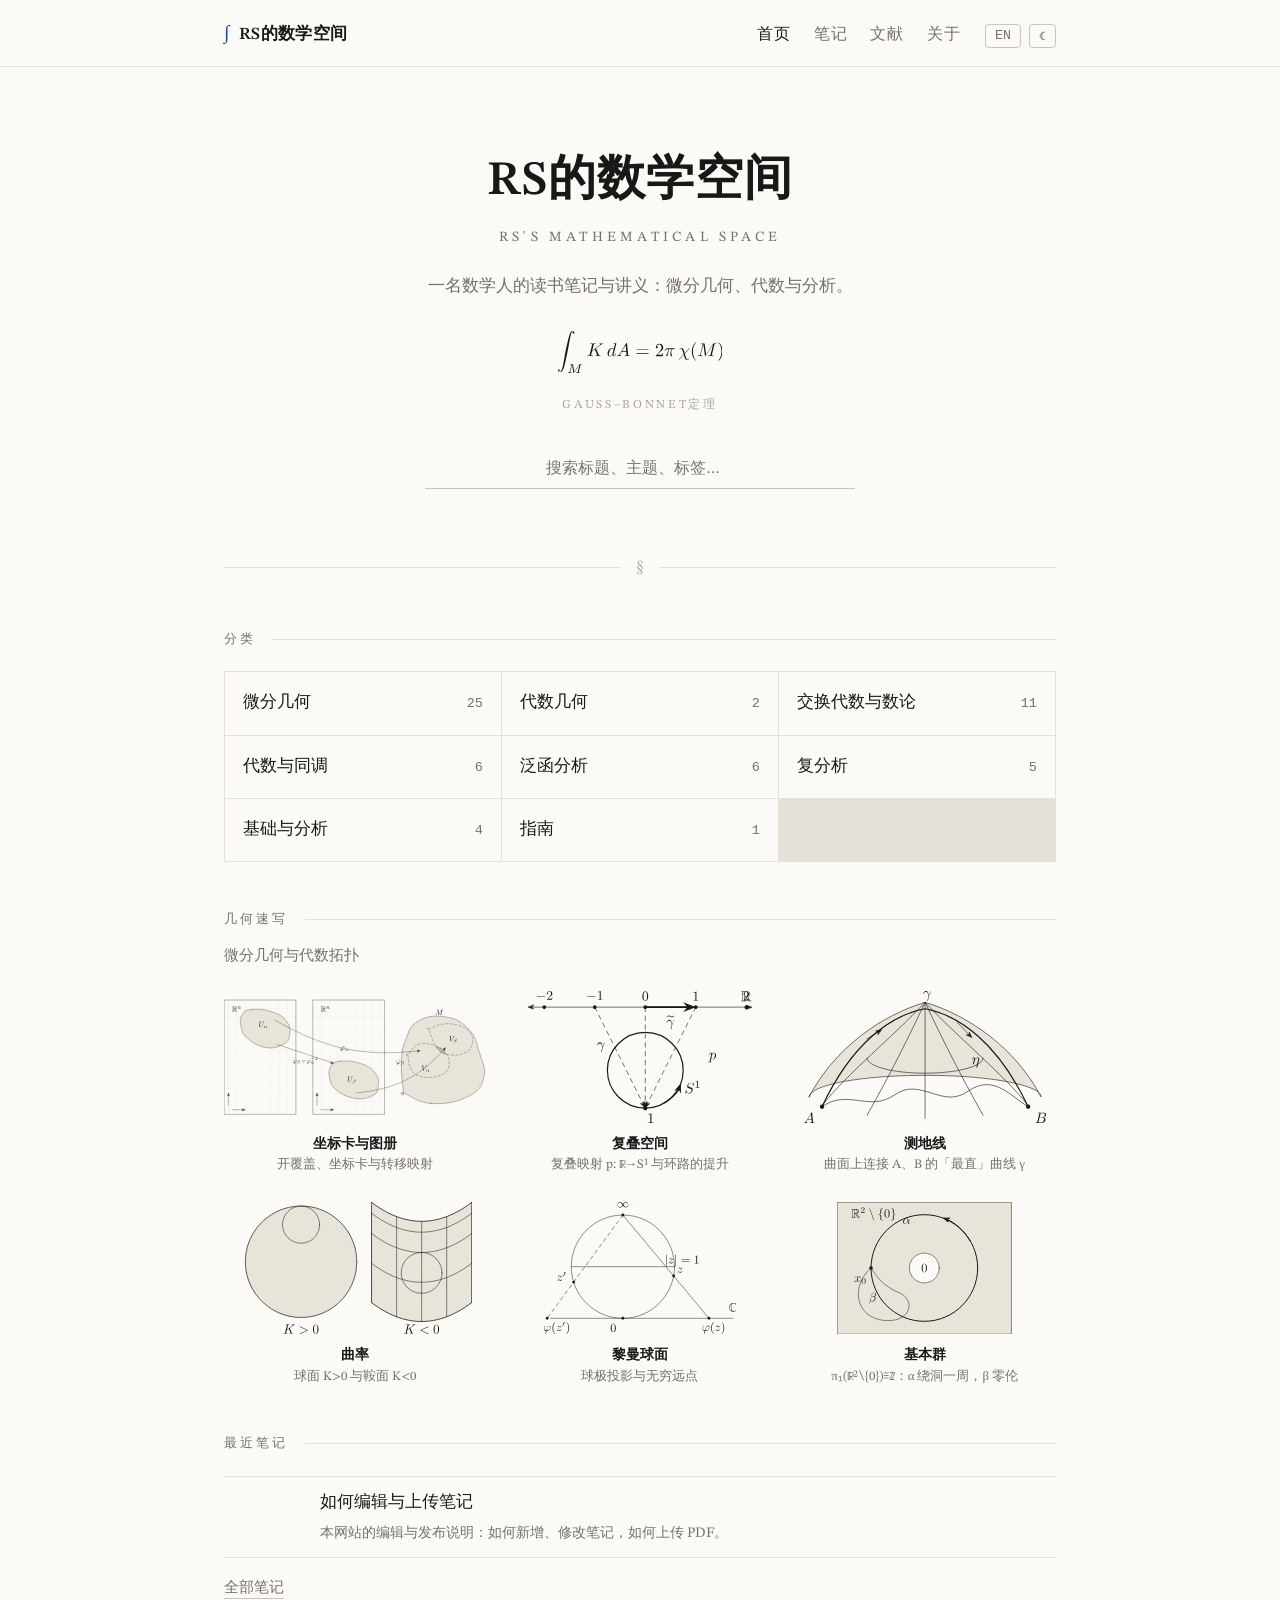
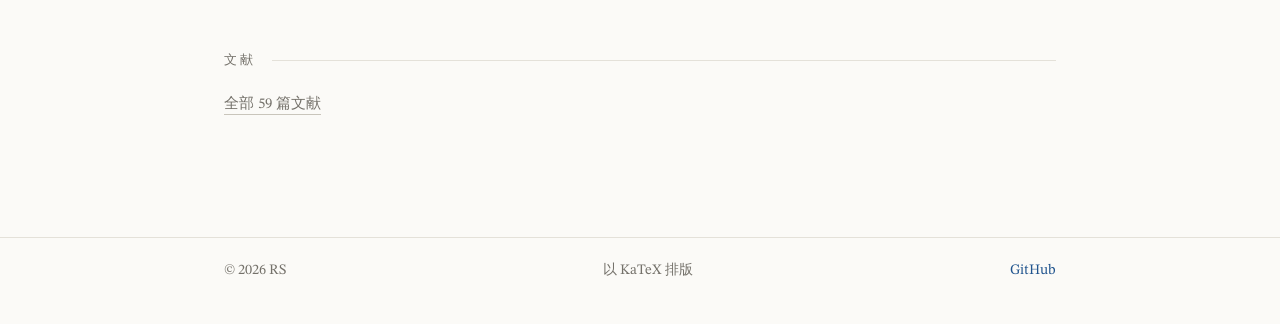
<file: index.html>
<!DOCTYPE html>
<html lang="zh-CN">
<head>
<meta charset="utf-8">
<meta name="viewport" content="width=device-width, initial-scale=1">
<title>RS的数学空间</title>
<meta name="description" content="RS的数学空间：微分几何、代数与分析的读书笔记与讲义。">
<link rel="icon" href="assets/favicon.svg" type="image/svg+xml">
<link rel="stylesheet" href="assets/css/style.css">
</head>
<body data-page="home">
<header class="site-head">
  <div class="wrap head-inner">
    <a class="brand" href="index.html"><span class="brand-mark">∫</span><span class="brand-name" data-site="title">RS的数学空间</span></a>
    <nav class="nav">
      <a href="index.html" class="active" data-i18n="nav.home">首页</a>
      <a href="notes.html" data-i18n="nav.notes">笔记</a>
      <a href="pdfs.html" data-i18n="nav.pdfs">文献</a>
      <a href="about.html" data-i18n="nav.about">关于</a>
    </nav>
    <div class="controls">
      <button id="langBtn" type="button">EN</button>
      <button id="themeBtn" type="button" aria-label="主题切换">☾</button>
    </div>
  </div>
</header>

<main class="wrap">
  <section class="hero">
    <h1 class="hero-title" data-site="title">RS的数学空间</h1>
    <p class="hero-sub" data-site="subtitle">RS's Mathematical Space</p>
    <p class="hero-tag" id="tagline">一名数学人的读书笔记与讲义：微分几何、代数与分析。</p>
    <div class="hero-formula" id="heroFormula" aria-hidden="true">
      <div id="heroFormulaBody"></div>
      <p class="formula-caption" id="heroFormulaCaption"></p>
    </div>
    <form class="search" id="searchForm" autocomplete="off">
      <input id="searchInput" type="search" placeholder="搜索标题、主题、标签…" data-i18n-ph="search.placeholder">
    </form>
  </section>
  <div class="ornament" aria-hidden="true"><span>§</span></div>

  <section class="block">
    <h2 class="block-title" data-i18n="home.categories">分类</h2>
    <div class="cat-grid" id="catGrid"></div>
  </section>

  <section class="block">
    <h2 class="block-title" data-i18n="home.geo">几何速写</h2>
    <p class="geo-sub" data-i18n="home.geo.sub">微分几何与代数拓扑</p>
    <div class="geo-grid" id="geoGrid"></div>
  </section>

  <section class="block">
    <h2 class="block-title" data-i18n="home.recent">最近笔记</h2>
    <ul class="note-list" id="recentNotes"></ul>
    <p class="more"><a href="notes.html" data-i18n="home.notes.more">全部笔记</a></p>
  </section>

  <section class="block">
    <h2 class="block-title" data-i18n="home.papers">文献</h2>
    <p class="more" id="papersLink"></p>
  </section>
</main>

<footer class="site-foot">
  <div class="wrap foot-inner">
    <span>© <span id="year"></span> <span data-site="author">RS</span></span>
    <span data-i18n="foot.rendered">以 KaTeX 排版</span>
    <a id="repoLink" hidden target="_blank" rel="noopener" data-i18n="foot.repo">GitHub</a>
  </div>
</footer>
<script src="assets/js/marked.umd.js"></script>
<script src="assets/vendor/katex/katex.min.js"></script>
<script src="assets/js/site.js"></script>
</body>
</html>
</file>
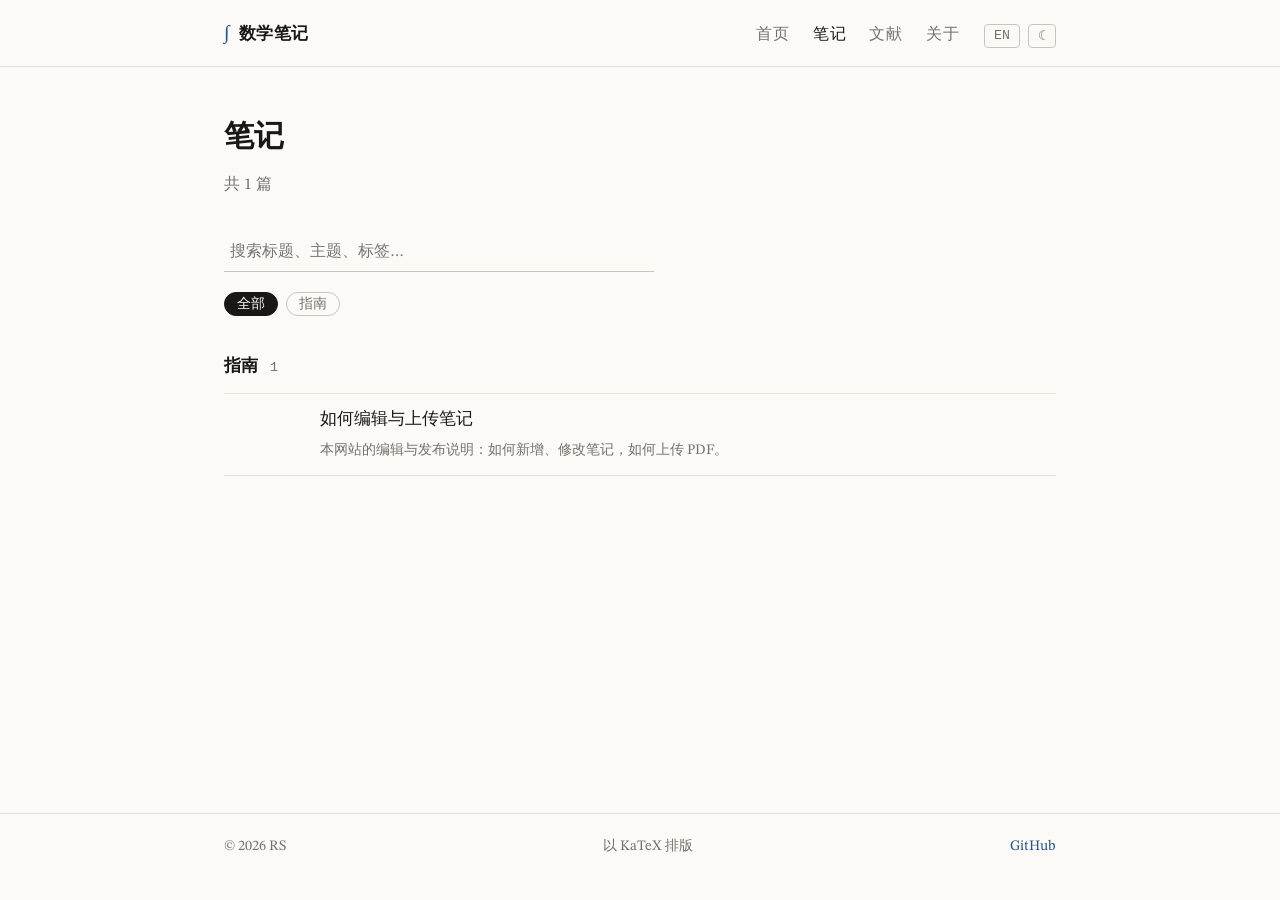
<file: notes.html>
<!DOCTYPE html>
<html lang="zh-CN">
<head>
<meta charset="utf-8">
<meta name="viewport" content="width=device-width, initial-scale=1">
<title>笔记 · 数学笔记</title>
<meta name="description" content="数学笔记：Markdown + LaTeX 写成的读书笔记。">
<link rel="icon" href="assets/favicon.svg" type="image/svg+xml">
<link rel="stylesheet" href="assets/css/style.css">
</head>
<body data-page="notes">
<header class="site-head">
  <div class="wrap head-inner">
    <a class="brand" href="index.html"><span class="brand-mark">∫</span><span class="brand-name" data-site="title">数学笔记</span></a>
    <nav class="nav">
      <a href="index.html" data-i18n="nav.home">首页</a>
      <a href="notes.html" class="active" data-i18n="nav.notes">笔记</a>
      <a href="pdfs.html" data-i18n="nav.pdfs">文献</a>
      <a href="about.html" data-i18n="nav.about">关于</a>
    </nav>
    <div class="controls">
      <button id="langBtn" type="button">EN</button>
      <button id="themeBtn" type="button" aria-label="主题切换">☾</button>
    </div>
  </div>
</header>

<main class="wrap">
  <header class="page-head">
    <h1 data-i18n="notes.title">笔记</h1>
    <p class="page-sub" id="notesCount"></p>
  </header>
  <div class="search search-left">
    <input id="noteSearch" type="search" placeholder="搜索标题、主题、标签…" data-i18n-ph="search.placeholder">
  </div>
  <div class="cat-chips" id="catChips"></div>
  <div id="noteGroups"></div>
  <p id="searchEmpty" class="empty" hidden data-i18n="search.empty">没有找到匹配的内容。</p>
</main>

<footer class="site-foot">
  <div class="wrap foot-inner">
    <span>© <span id="year"></span> <span data-site="author">笔记作者</span></span>
    <span data-i18n="foot.rendered">以 KaTeX 排版</span>
    <a id="repoLink" hidden target="_blank" rel="noopener" data-i18n="foot.repo">GitHub</a>
  </div>
</footer>
<script src="assets/js/marked.umd.js"></script>
<script src="assets/vendor/katex/katex.min.js"></script>
<script src="assets/js/site.js"></script>
</body>
</html>
</file>
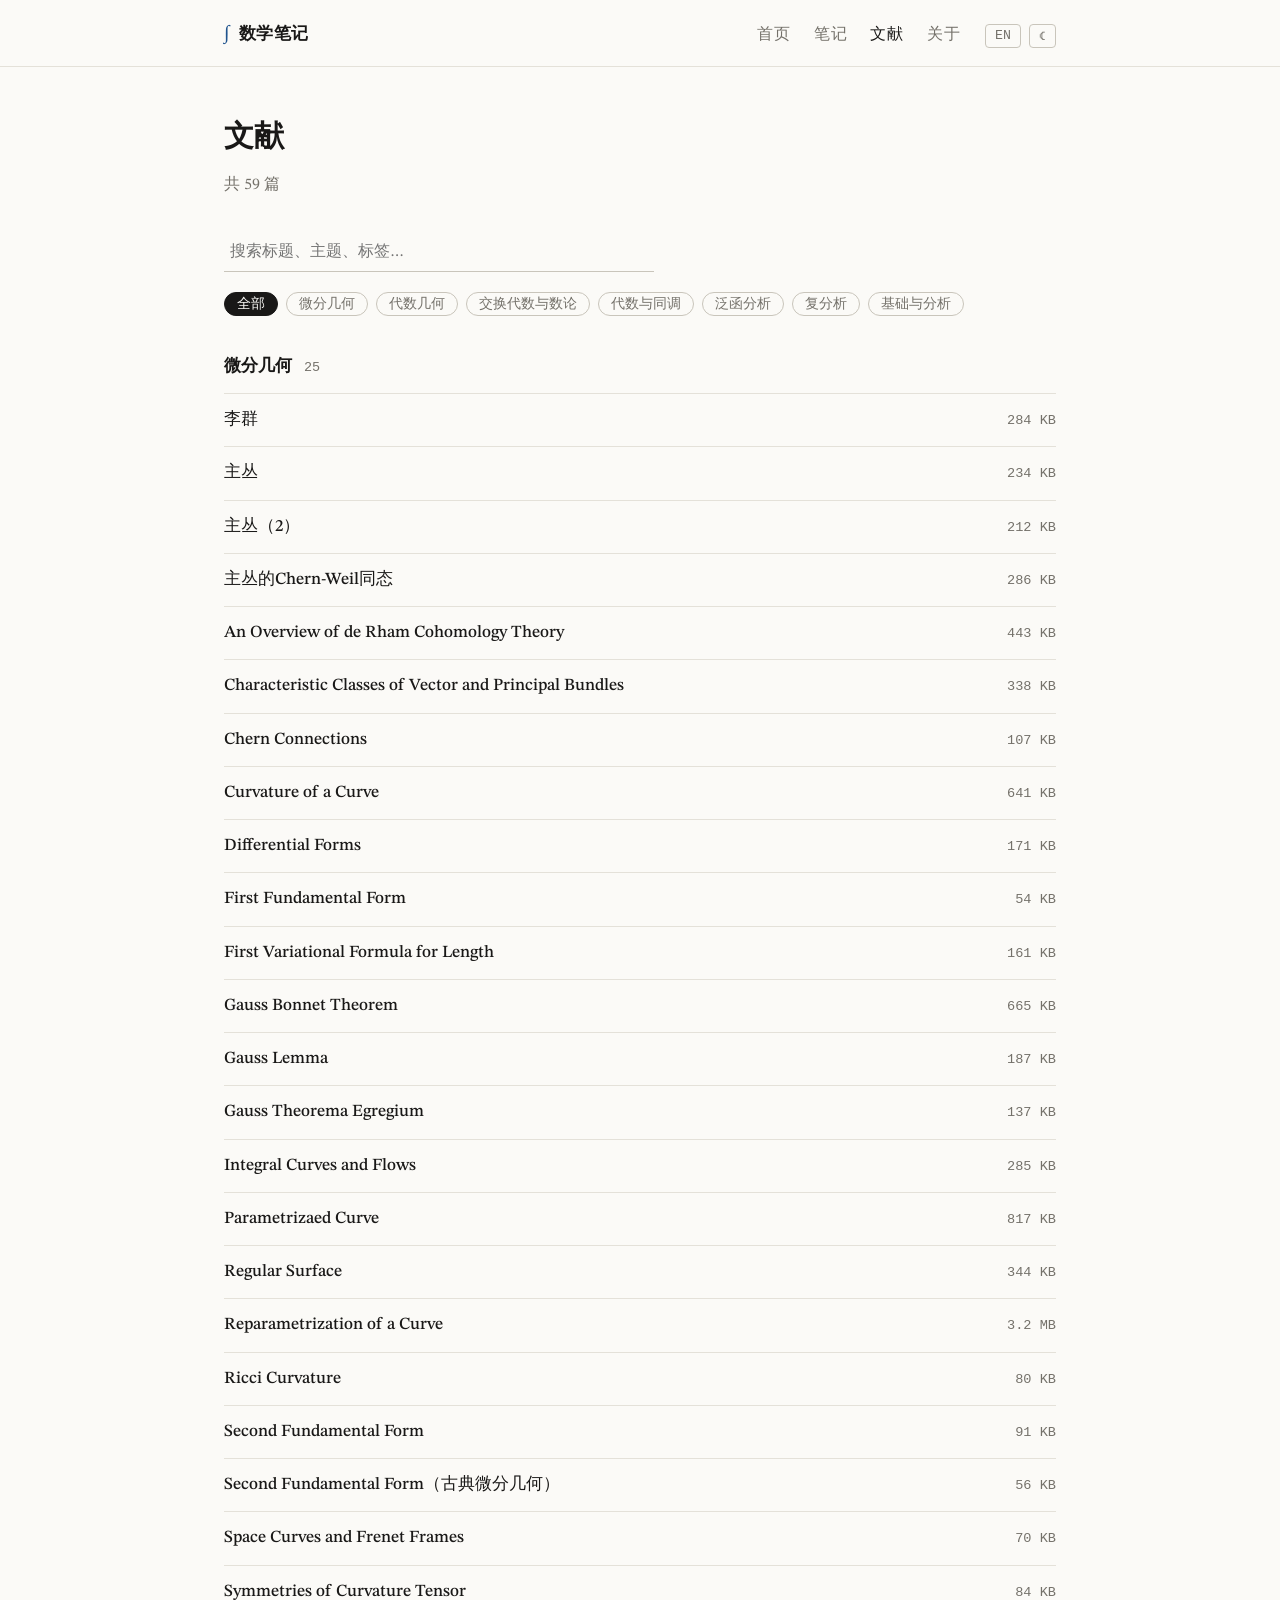
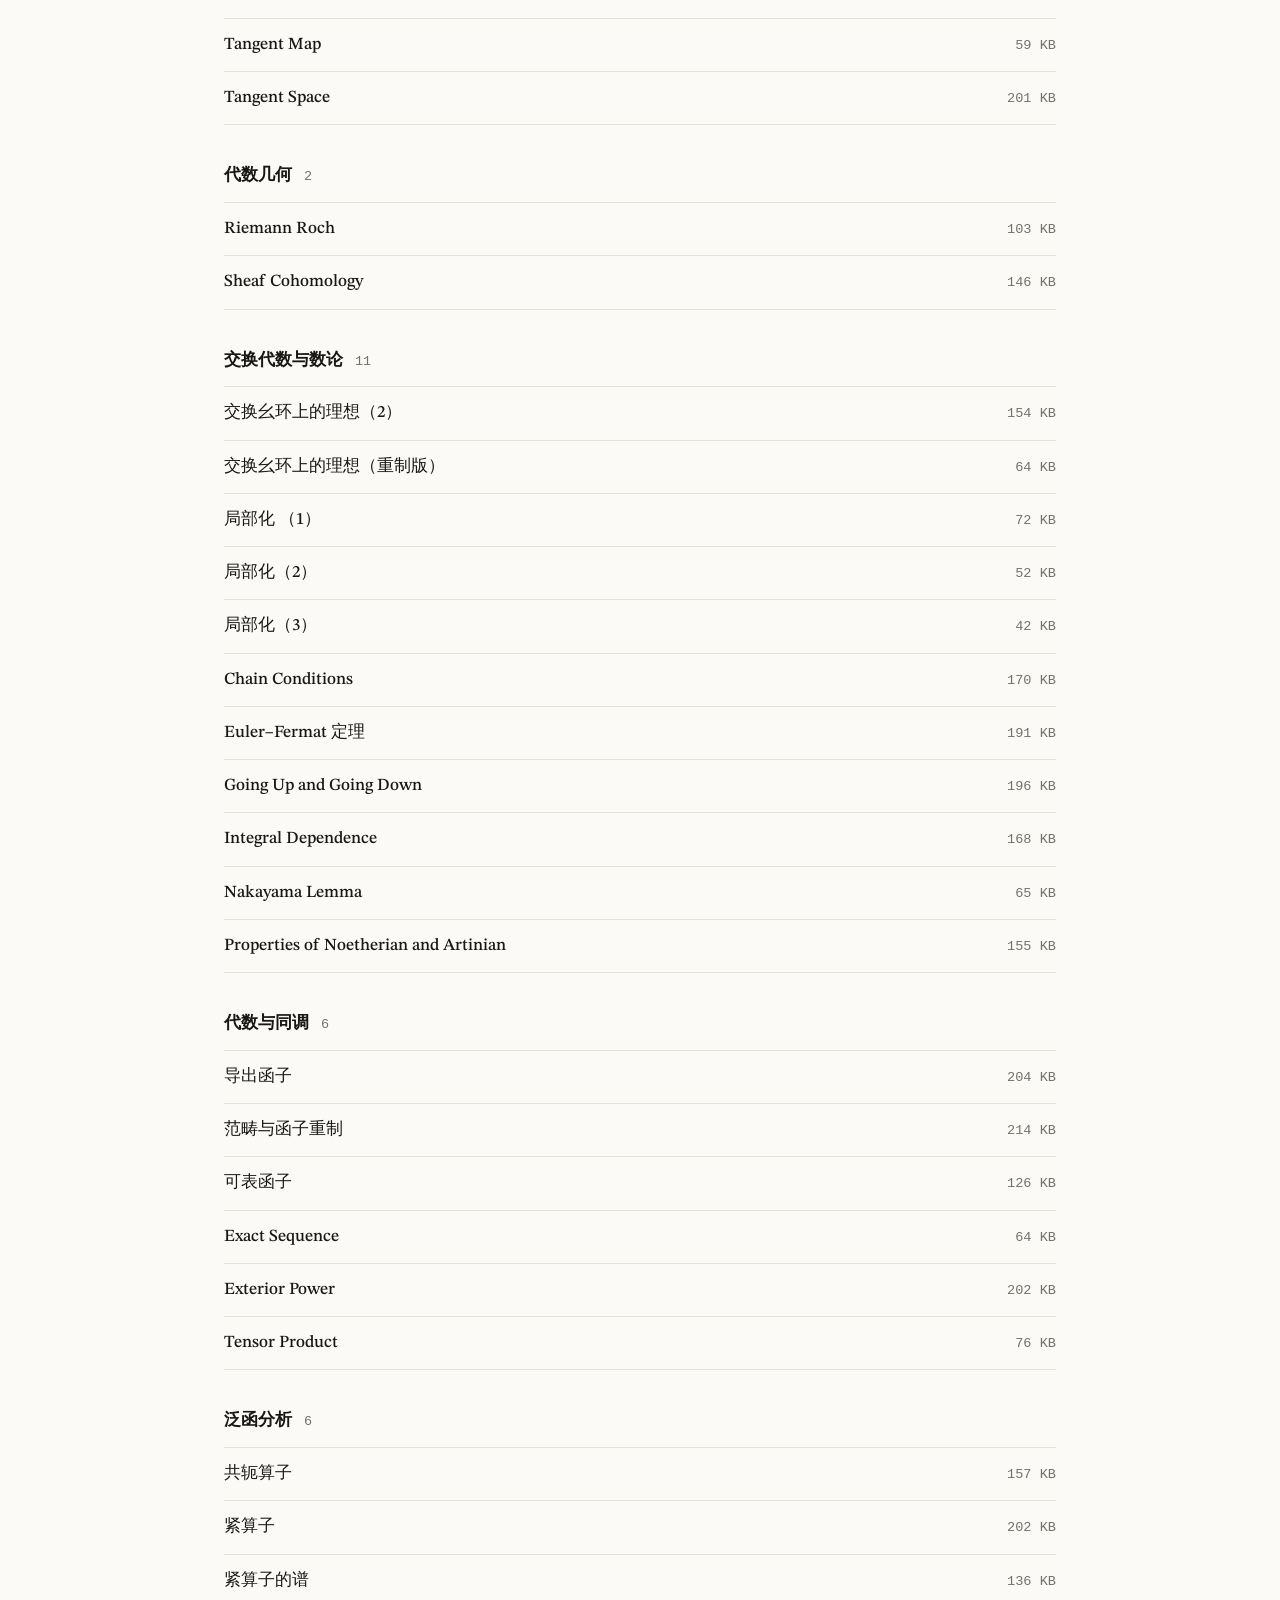
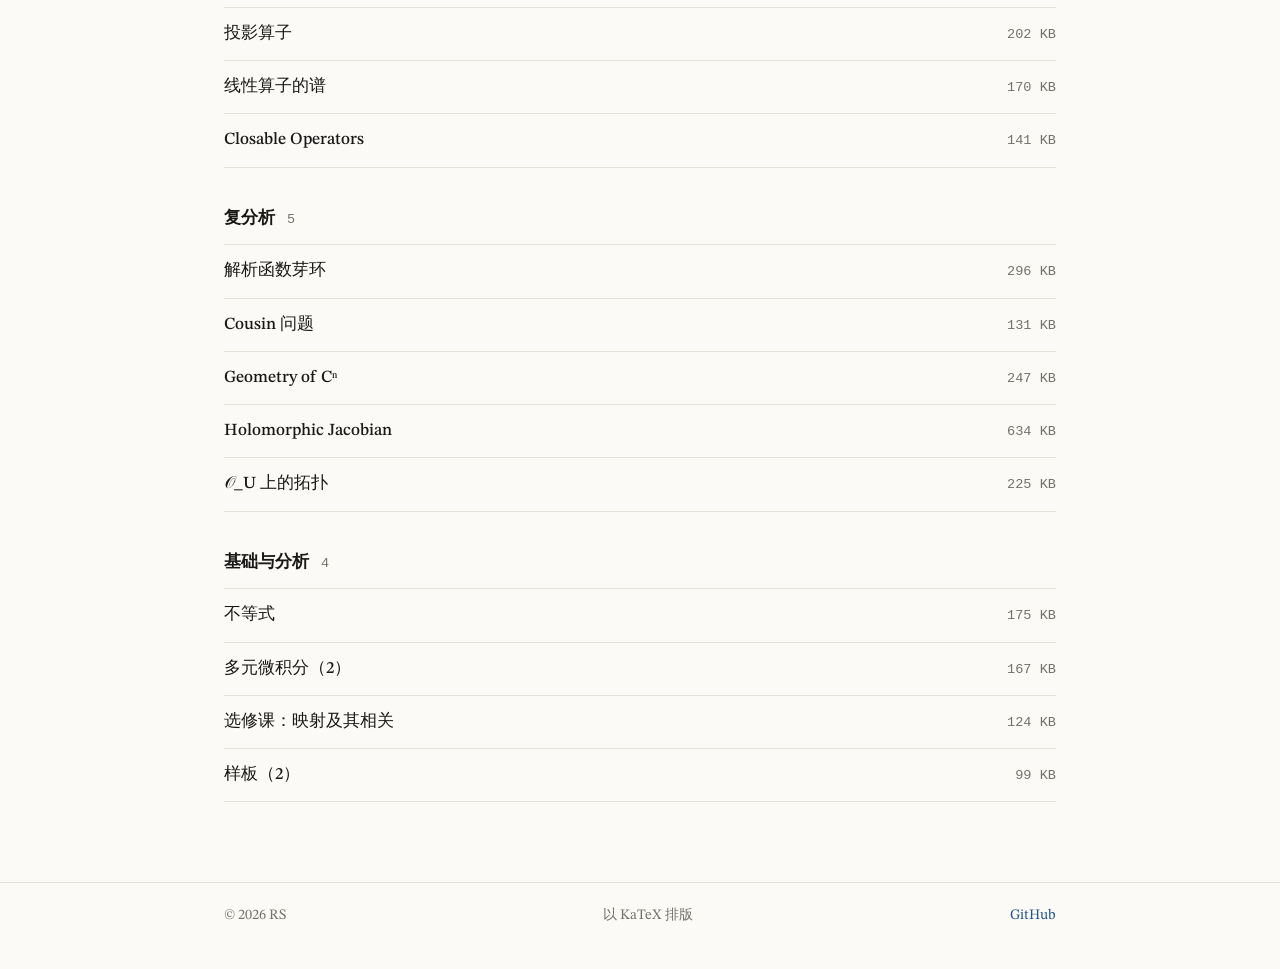
<file: pdfs.html>
<!DOCTYPE html>
<html lang="zh-CN">
<head>
<meta charset="utf-8">
<meta name="viewport" content="width=device-width, initial-scale=1">
<title>文献 · 数学笔记</title>
<meta name="description" content="数学笔记：整理成 PDF 的讲义与读书报告。">
<link rel="icon" href="assets/favicon.svg" type="image/svg+xml">
<link rel="stylesheet" href="assets/css/style.css">
</head>
<body data-page="pdfs">
<header class="site-head">
  <div class="wrap head-inner">
    <a class="brand" href="index.html"><span class="brand-mark">∫</span><span class="brand-name" data-site="title">数学笔记</span></a>
    <nav class="nav">
      <a href="index.html" data-i18n="nav.home">首页</a>
      <a href="notes.html" data-i18n="nav.notes">笔记</a>
      <a href="pdfs.html" class="active" data-i18n="nav.pdfs">文献</a>
      <a href="about.html" data-i18n="nav.about">关于</a>
    </nav>
    <div class="controls">
      <button id="langBtn" type="button">EN</button>
      <button id="themeBtn" type="button" aria-label="主题切换">☾</button>
    </div>
  </div>
</header>

<main class="wrap">
  <header class="page-head">
    <h1 data-i18n="pdfs.title">文献</h1>
    <p class="page-sub" id="pdfsCount"></p>
  </header>
  <div class="search search-left">
    <input id="pdfSearch" type="search" placeholder="搜索标题、分类…" data-i18n-ph="search.placeholder">
  </div>
  <div class="cat-chips" id="pdfChips"></div>
  <div id="pdfGroups"></div>
  <p id="pdfEmpty" class="empty" hidden data-i18n="search.empty">没有找到匹配的内容。</p>
</main>

<footer class="site-foot">
  <div class="wrap foot-inner">
    <span>© <span id="year"></span> <span data-site="author">笔记作者</span></span>
    <span data-i18n="foot.rendered">以 KaTeX 排版</span>
    <a id="repoLink" hidden target="_blank" rel="noopener" data-i18n="foot.repo">GitHub</a>
  </div>
</footer>
<script src="assets/js/marked.umd.js"></script>
<script src="assets/vendor/katex/katex.min.js"></script>
<script src="assets/js/site.js"></script>
</body>
</html>
</file>
<file: assets/css/style.css>
/* ============================================================
   数学笔记 · 极简学术风格
   ============================================================ */

@font-face {
  font-family: 'STIX Two Text';
  font-style: normal;
  font-weight: 400;
  font-display: swap;
  src: url('../fonts/stix-two-text-latin-400-normal.woff2') format('woff2');
}
@font-face {
  font-family: 'STIX Two Text';
  font-style: italic;
  font-weight: 400;
  font-display: swap;
  src: url('../fonts/stix-two-text-latin-400-italic.woff2') format('woff2');
}
@font-face {
  font-family: 'STIX Two Text';
  font-style: normal;
  font-weight: 500;
  font-display: swap;
  src: url('../fonts/stix-two-text-latin-500-normal.woff2') format('woff2');
}
@font-face {
  font-family: 'STIX Two Text';
  font-style: normal;
  font-weight: 600;
  font-display: swap;
  src: url('../fonts/stix-two-text-latin-600-normal.woff2') format('woff2');
}
@font-face {
  font-family: 'STIX Two Text';
  font-style: normal;
  font-weight: 700;
  font-display: swap;
  src: url('../fonts/stix-two-text-latin-700-normal.woff2') format('woff2');
}

:root {
  --bg: #fbfaf7;
  --ink: #191817;
  --muted: #74716a;
  --faint: #aaa69d;
  --line: #e4e1d9;
  --line-strong: #c9c5bb;
  --accent: #20548e;
  --code-bg: #f1efe9;
  --geo-fill-a: #b9b4a7;
  --geo-fill-b: #e7e4da;
  --geo-grid: #d8d4c9;
  --font-serif: 'STIX Two Text', 'Latin Modern Roman', Georgia, 'Times New Roman',
    'Noto Serif CJK SC', 'Source Han Serif SC', 'Songti SC', SimSun, serif;
  --font-mono: 'Cascadia Code', 'JetBrains Mono', Consolas, 'Courier New', monospace;
}
html.dark {
  --bg: #161513;
  --ink: #e9e7e1;
  --muted: #9a968d;
  --faint: #6e6b64;
  --line: #2d2c28;
  --line-strong: #45423b;
  --accent: #8fb7e8;
  --code-bg: #201f1c;
  --geo-fill-a: #4d4a42;
  --geo-fill-b: #34322c;
  --geo-grid: #3e3b34;
}

* { box-sizing: border-box; }
html { scroll-behavior: smooth; }
body {
  margin: 0;
  min-height: 100vh;
  display: flex;
  flex-direction: column;
  font-family: var(--font-serif);
  font-size: 17px;
  line-height: 1.78;
  color: var(--ink);
  background: var(--bg);
  -webkit-font-smoothing: antialiased;
  text-rendering: optimizeLegibility;
}
::selection { background: var(--accent); color: var(--bg); }
a { color: inherit; text-decoration: none; }
button { font-family: inherit; }
main { flex: 1; width: 100%; }
.wrap { max-width: 880px; margin: 0 auto; padding: 0 24px; }
body[data-page="pdf"] main.wrap { max-width: 1100px; }

/* ---------------- 页头 ---------------- */
.site-head { border-bottom: 1px solid var(--line); }
.head-inner {
  display: flex;
  align-items: baseline;
  gap: 24px;
  padding: 15px 24px;
}
.brand {
  display: flex;
  align-items: baseline;
  gap: 9px;
  font-weight: 600;
  font-size: 1.06rem;
  letter-spacing: 0.02em;
  margin-right: auto;
}
.brand-mark {
  font-family: Georgia, 'Times New Roman', serif;
  color: var(--accent);
  font-size: 1.18em;
}
.nav { display: flex; gap: 22px; }
.nav a { font-size: 0.92em; letter-spacing: 0.08em; color: var(--muted); }
.nav a:hover { color: var(--ink); }
.nav a.active { color: var(--ink); }
.controls { display: flex; gap: 8px; }
.controls button {
  background: none;
  border: 1px solid var(--line-strong);
  border-radius: 4px;
  color: var(--muted);
  font-family: var(--font-mono);
  font-size: 0.78em;
  padding: 3px 9px;
  cursor: pointer;
}
.controls button:hover { color: var(--ink); border-color: var(--ink); }

/* ---------------- 首页 ---------------- */
.hero { padding: 84px 0 56px; text-align: center; }
.hero-title {
  font-size: clamp(2.2rem, 6vw, 3rem);
  font-weight: 600;
  margin: 0;
  letter-spacing: 0.02em;
  line-height: 1.25;
}
.hero-sub {
  font-size: 0.88rem;
  letter-spacing: 0.3em;
  text-transform: uppercase;
  color: var(--muted);
  margin: 14px 0 22px;
}
.hero-tag { color: var(--muted); max-width: 36em; margin: 0 auto; font-size: 0.98em; }
.search { margin-top: 34px; }
.search input {
  width: min(430px, 100%);
  background: transparent;
  border: none;
  border-bottom: 1px solid var(--line-strong);
  padding: 9px 6px;
  font-family: inherit;
  font-size: 1rem;
  color: var(--ink);
  text-align: center;
  outline: none;
  border-radius: 0;
}
.search input:focus { border-bottom-color: var(--accent); }
.search-left input { text-align: left; }

/* 首页著名公式轮播装饰（LaTeX 排版 SVG 图片） */
.hero-formula { margin-top: 30px; transition: opacity 0.45s ease; color: var(--ink); }
.hero-formula.fading { opacity: 0; }
.hero-formula svg { height: 42px; width: auto; display: inline-block; }
.hero-formula svg, .hero-formula svg * { fill: currentColor; }
.formula-caption {
  margin: 10px 0 0;
  font-size: 0.76rem;
  letter-spacing: 0.22em;
  text-transform: uppercase;
  color: var(--faint);
}

/* 首页几何速写图廊（TikZ 绘制 SVG，随明暗主题变色） */
.geo-sub { color: var(--muted); font-size: 0.9em; margin: -8px 0 20px; }
.geo-grid {
  display: grid;
  grid-template-columns: repeat(auto-fill, minmax(230px, 1fr));
  gap: 28px 22px;
}
.geo-fig {
  margin: 0;
  display: flex;
  flex-direction: column;
  align-items: center;
  text-align: center;
}
.geo-fig svg {
  height: 132px;
  width: auto;
  max-width: 100%;
  fill: currentColor;
}
.geo-fig [data-fill='a'] { fill: var(--geo-fill-a); }
.geo-fig [data-fill='b'] { fill: var(--geo-fill-b); }
.geo-fig [data-stroke='b'] { stroke: var(--geo-grid); }
.geo-cap { margin: 12px 0 0; font-size: 0.85rem; line-height: 1.5; }
.geo-name { display: block; font-weight: 600; }
.geo-note { display: block; color: var(--muted); font-size: 0.95em; }

.ornament {
  display: flex;
  align-items: center;
  gap: 16px;
  margin: 8px 0 0;
  color: var(--faint);
}
.ornament::before, .ornament::after { content: ''; flex: 1; border-top: 1px solid var(--line); }
.ornament span { font-size: 0.95em; }

.block { margin: 46px 0; }
.block-title {
  display: flex;
  align-items: center;
  gap: 16px;
  font-size: 0.82rem;
  letter-spacing: 0.24em;
  text-transform: uppercase;
  color: var(--muted);
  font-weight: 500;
  margin: 0 0 20px;
}
.block-title::after { content: ''; flex: 1; border-top: 1px solid var(--line); }

.cat-grid {
  display: grid;
  grid-template-columns: repeat(auto-fill, minmax(210px, 1fr));
  gap: 1px;
  background: var(--line);
  border: 1px solid var(--line);
}
.cat-tile {
  background: var(--bg);
  padding: 16px 18px;
  display: flex;
  justify-content: space-between;
  align-items: baseline;
  gap: 8px;
}
.cat-tile:hover { background: var(--code-bg); }
.cat-name { font-weight: 500; }
.cat-count { font-family: var(--font-mono); font-size: 0.8em; color: var(--muted); }

.more { margin: 18px 0 0; font-size: 0.88em; }
.more a { color: var(--muted); border-bottom: 1px solid var(--line-strong); padding-bottom: 2px; }
.more a:hover { color: var(--ink); border-bottom-color: var(--ink); }

/* ---------------- 列表页 ---------------- */
.page-head h1 { font-size: 1.9rem; margin: 44px 0 0; font-weight: 600; letter-spacing: 0.01em; }
.page-sub { color: var(--muted); margin: 6px 0 0; font-size: 0.95em; }
.cat-chips { margin: 20px 0 10px; display: flex; flex-wrap: wrap; gap: 8px; }
.chip {
  font-size: 0.82em;
  padding: 2px 12px;
  border: 1px solid var(--line-strong);
  border-radius: 999px;
  color: var(--muted);
  background: transparent;
  cursor: pointer;
}
.chip:hover { color: var(--ink); border-color: var(--ink); }
.chip.active { color: var(--bg); background: var(--ink); border-color: var(--ink); }

.group-title {
  display: flex;
  gap: 12px;
  align-items: baseline;
  margin: 36px 0 0;
  font-size: 1.08rem;
  font-weight: 600;
}
.group-count { font-size: 0.78em; color: var(--muted); font-weight: 400; font-family: var(--font-mono); }
.group-title + .note-list { margin-top: 10px; }

.note-list { list-style: none; margin: 0 0 8px; padding: 0; border-top: 1px solid var(--line); }
.note-list li { border-bottom: 1px solid var(--line); padding: 11px 0; }
.note-link { display: flex; gap: 12px; align-items: baseline; }
.note-date {
  font-family: var(--font-mono);
  font-size: 0.78em;
  color: var(--muted);
  min-width: 84px;
}
.note-title { font-weight: 500; }
.note-link:hover .note-title { color: var(--accent); }
.note-summary {
  display: block;
  margin: 3px 0 0 96px;
  font-size: 0.85em;
  color: var(--muted);
}
.pdf-size { margin-left: auto; font-family: var(--font-mono); font-size: 0.8em; color: var(--muted); }

.empty { color: var(--muted); }

/* ---------------- 文章 ---------------- */
.prose { max-width: 720px; margin: 0 auto; padding-top: 28px; }
.prose h1 { font-size: 1.75rem; font-weight: 600; margin: 10px 0 2px; line-height: 1.35; }
.prose h2 { font-size: 1.18rem; font-weight: 600; margin: 34px 0 10px; }
.prose h3 { font-size: 1.02rem; font-weight: 600; margin: 26px 0 8px; }
.prose p { margin: 12px 0; }
.prose a {
  color: var(--accent);
  text-decoration: underline;
  text-decoration-color: var(--line-strong);
  text-underline-offset: 3px;
}
.prose a:hover { text-decoration-color: var(--accent); }
.prose ul, .prose ol { padding-left: 1.5em; }
.prose li { margin: 4px 0; }
.prose blockquote {
  margin: 18px 0;
  padding: 2px 0 2px 18px;
  border-left: 2px solid var(--line-strong);
  color: var(--muted);
}
.prose hr { border: none; border-top: 1px solid var(--line); margin: 34px 0; }
.prose img { max-width: 100%; height: auto; }
.prose code {
  font-family: var(--font-mono);
  font-size: 0.85em;
  background: var(--code-bg);
  padding: 1px 5px;
  border-radius: 3px;
}
.prose pre {
  border: 1px solid var(--line);
  background: var(--code-bg);
  padding: 14px 16px;
  overflow-x: auto;
  font-size: 0.82em;
  line-height: 1.6;
}
.prose pre code { background: none; padding: 0; }

.back { margin: 26px 0 0; font-size: 0.9em; color: var(--muted); }
.back a:hover { color: var(--ink); }
.note-meta {
  display: flex;
  flex-wrap: wrap;
  gap: 6px 18px;
  align-items: baseline;
  color: var(--muted);
  font-size: 0.88em;
  padding: 12px 0;
  border-bottom: 1px solid var(--line);
  margin: 14px 0 4px;
}
.note-meta-spacer { flex: 1; }
.note-meta .chip-tag { border: none; padding: 0; cursor: default; }
.note-meta .chip-tag::before { content: '·'; margin: 0 7px; color: var(--faint); }
.gh-link { color: var(--accent); }
.gh-link:hover { text-decoration: underline; }

/* 定理环境 */
.thm, .def, .lem, .prop, .cor {
  border-left: 2px solid var(--accent);
  padding: 2px 0 2px 16px;
  margin: 24px 0;
}
.def, .rem { border-left-color: var(--line-strong); }
.thm-head, .def-head, .rem-head { font-weight: 600; margin: 0 0 6px; }
.proof { margin: 20px 0 24px; padding-left: 16px; }
.proof-head { font-style: italic; margin: 0 0 6px; }
.proof::after {
  content: '∎';
  display: block;
  text-align: right;
  margin-top: 12px;
  color: var(--muted);
  font-size: 0.9em;
}

.endmark { text-align: center; color: var(--faint); margin: 40px 0 8px; letter-spacing: 0.6em; }

/* KaTeX */
.katex { font-size: 1.07em; }
.katex-display { overflow-x: auto; overflow-y: hidden; padding: 4px 0; margin: 18px 0; }
/* 隐藏 KaTeX 的无障碍 MathML 副本：防止它在部分浏览器中显示成第二行纯文本 */
.katex-mathml {
  position: absolute !important;
  width: 1px !important;
  height: 1px !important;
  padding: 0 !important;
  border: 0 !important;
  margin: -1px !important;
  overflow: hidden !important;
  clip: rect(1px, 1px, 1px, 1px) !important;
  clip-path: inset(50%) !important;
  white-space: nowrap !important;
}

/* ---------------- PDF 阅读 ---------------- */
.main-fill { display: flex; flex-direction: column; }
#pdfView { display: flex; flex-direction: column; flex: 1; }
.pdf-head h1 { font-size: 1.6rem; font-weight: 600; margin: 10px 0 0; line-height: 1.35; }
.pdf-frame {
  width: 100%;
  border: 1px solid var(--line);
  background: #ffffff;
  flex: 1;
  min-height: 72vh;
  margin: 16px 0 30px;
}

/* ---------------- 页脚 ---------------- */
.site-foot { border-top: 1px solid var(--line); margin-top: 72px; }
.foot-inner {
  display: flex;
  justify-content: space-between;
  gap: 10px 28px;
  flex-wrap: wrap;
  padding: 20px 24px 40px;
  color: var(--muted);
  font-size: 0.85em;
}
.foot-inner a { color: var(--accent); }

@media (max-width: 640px) {
  .head-inner { flex-wrap: wrap; gap: 10px; }
  .nav { order: 3; width: 100%; justify-content: center; gap: 28px; border-top: 1px solid var(--line); padding-top: 9px; }
  .controls { margin-left: auto; }
  .hero { padding: 56px 0 40px; }
  .note-date { min-width: 0; }
  .note-summary { margin-left: 0; }
  .pdf-frame { min-height: 60vh; }
  .foot-inner { flex-direction: column; }
}
</file>
